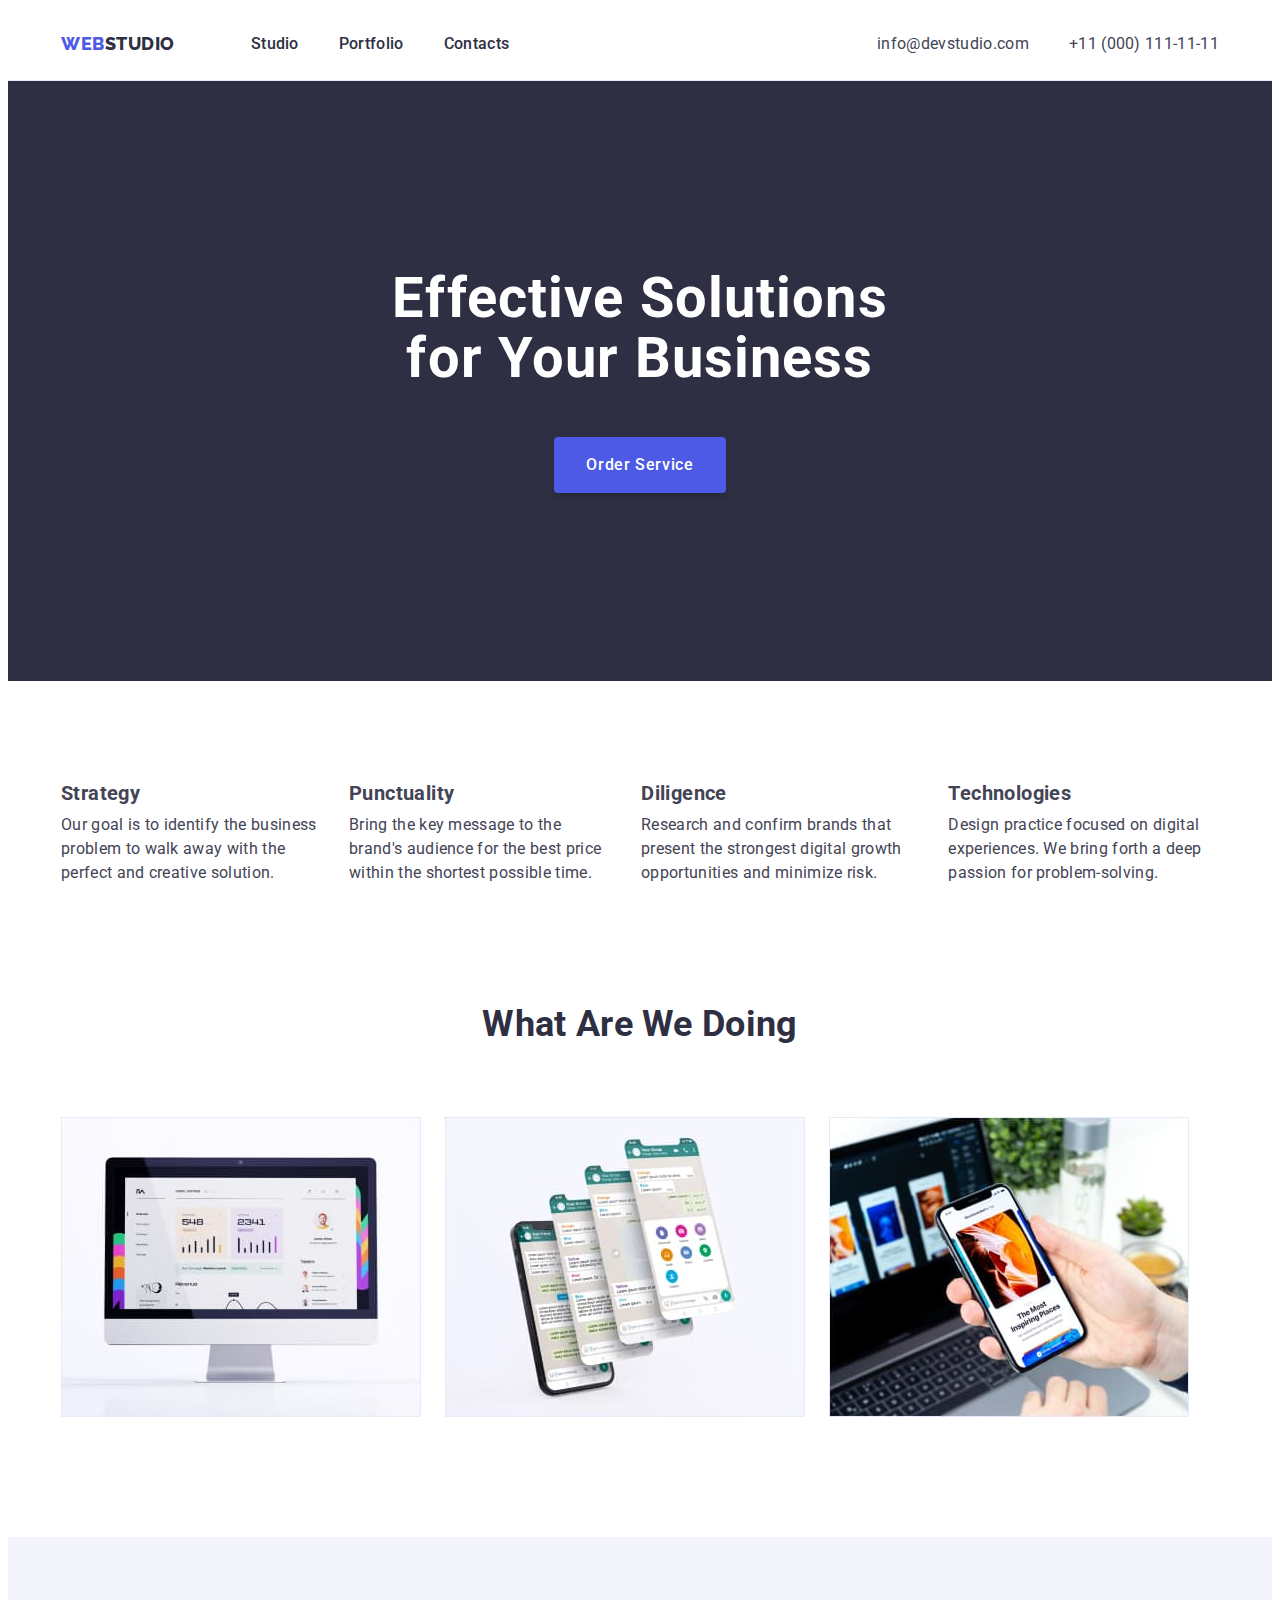
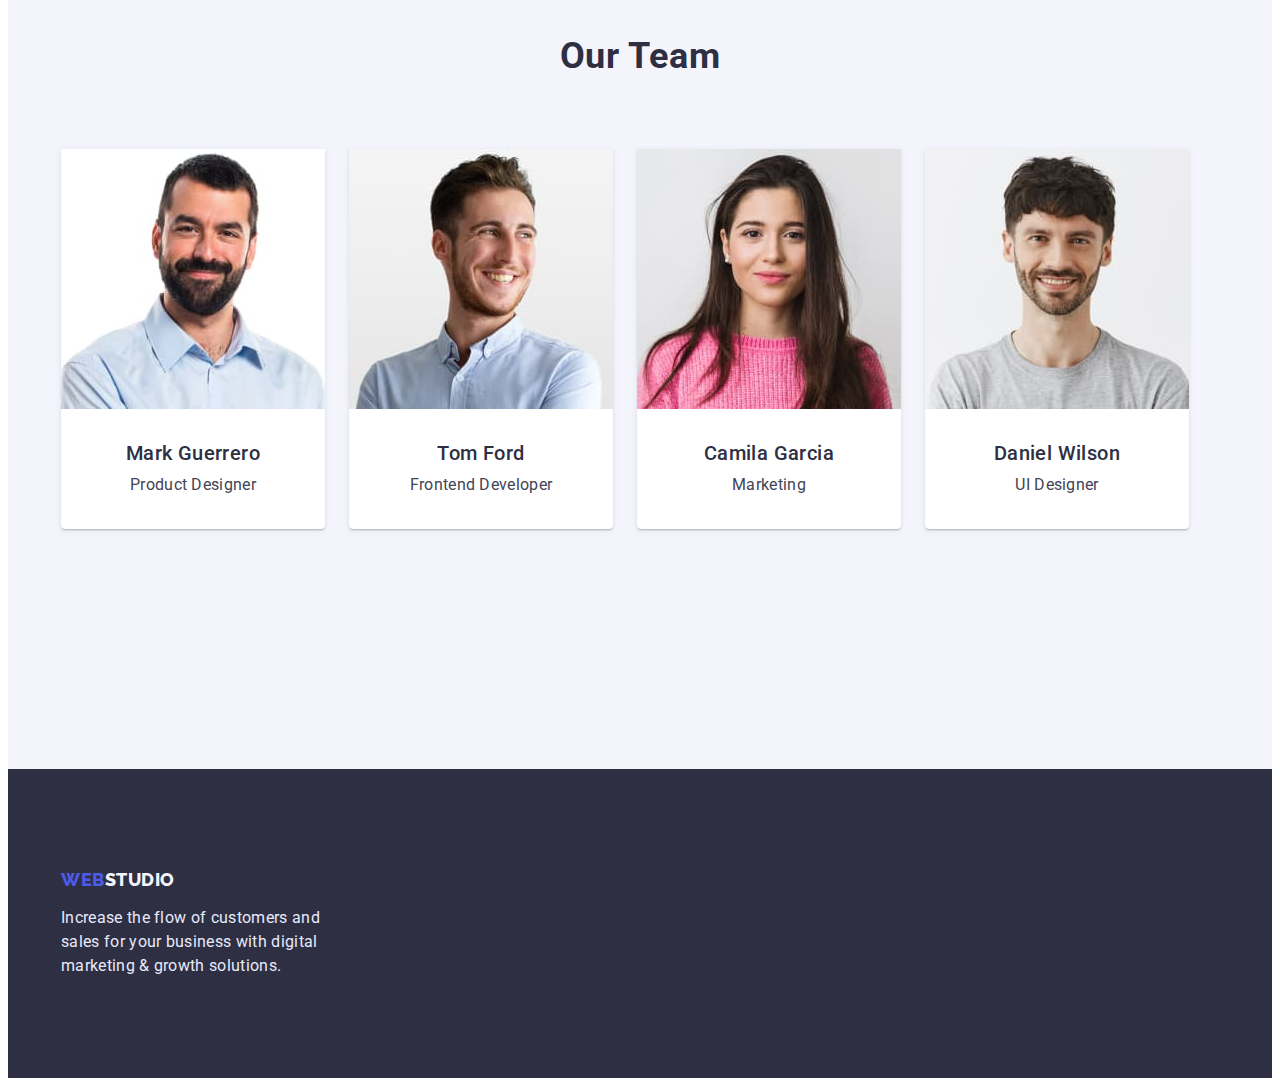
<file: index.html>
<!DOCTYPE html>
<html lang="en">
<head>
    <meta charset="UTF-8">
    <meta http-equiv="X-UA-Compatible" content="IE=edge">
    <meta name="viewport" content="width=device-width, initial-scale=1.0">
    <title>Студія</title>
<link rel="stylesheet" href="https://cdnjs.cloudflare.com/ajax/libs/modern-normalize/1.1.0/modern-normalize.min.css" integrity="sha512-wpPYUAdjBVSE4KJnH1VR1HeZfpl1ub8YT/NKx4PuQ5NmX2tKuGu6U/JRp5y+Y8XG2tV+wKQpNHVUX03MfMFn9Q==" crossorigin="anonymous" referrerpolicy="no-referrer" />
    <link rel="stylesheet" href="./css/styles.css" />
    <link rel="preconnect" href="https://fonts.googleapis.com">
<link rel="preconnect" href="https://fonts.gstatic.com" crossorigin>
<link href="https://fonts.googleapis.com/css2?family=Raleway:wght@800&family=Roboto:wght@400;500;700;900&display=swap" rel="stylesheet">
</head>
<body class="body">
    <header class="header">
        <div class="container header-container">
            <nav class="header-nav">
                <a href="./index.html" class="header-logo link"> Web<span class="std">Studio</span> </a>
                <ul class="header-list list">
                    <li class="header-item"><a href="./index.html" class="header-link link">Studio</a></li>
                    <li class="header-item"><a href="./portfolio.html" class="header-link link">Portfolio</a></li>
                    <li class="header-item"><a href="" class="header-link link">Contacts</a></li> 
                </ul>
            </nav>
            <address class="header-address">
                    <ul class="address-list list">
                        <li class="header-address-item"><a href="mailto:info@devstudio.com" class="header-contact link">info@devstudio.com</a></li>
                        <li class="header-address-item"><a href="tel:+110001111111" class="header-contact link">+11 (000) 111-11-11</a></li>
                    </ul>
            </address>
        </div>
    </header>
    <main class="main">
        <section class="solution ">
            <div class="container solution-container-div">
            <h1 class="solution-title">Effective Solutions for Your Business</h1>
            <button type="button" class="solution-btn">Order Service</button>
        </div>
        </section>
        <section class="working container section">
            <h2 hidden class="working-title" >Working</h2>
            <ul class="working-list list">
                    <li class="working-item">
                        <h3 class="working-item-title">Strategy</h3>
                        <p class="working-item-text">Our goal is to identify the business
                            problem to walk away with the perfect and creative solution. </p>
                    </li>
                    <li class="working-item">
                        <h3 class="working-item-title">Punctuality</h3>
                        <p class="working-item-text">Bring the key message to the brand's audience for the best price within the shortest possible time.</p>
                    </li>
                    <li class="working-item">
                        <h3 class="working-item-title">Diligence</h3>
                        <p class="working-item-text">Research and confirm brands that present the strongest digital growth opportunities and minimize risk.</p>
                    </li>
                    <li class="working-item">
                        <h3 class="working-item-title">Technologies</h3>
                        <p class="working-item-text">Design practice focused on digital experiences. We bring forth a deep passion for problem-solving.</p>
                    </li>
                </ul>
        </section>
        <section class="activities container section">

                <h2 class="activities-title">What are we doing</h2>
                    <ul class=" activities-list list">
                        <li class="activities-item"><img src="./images/img-work-1.jpg" alt="work example" width="360" height="300"></li>
                        <li class="activities-item"><img src="./images/img-work-2.jpg" alt="work example" width="360" height="300"></li>
                        <li class="activities-item"> <img src="./images/img-work-3.jpg" alt="work example" width="360" height="300"></li>
                    </ul>

            
        </section>
        <section class="team section">
            <div class="container">
                <h2 class="team-title">Our Team</h2>
                    <ul class="team-list list">
                        <li class="team-item">
                            <img src="./images/img-employee-1.jpg" alt="employee" width="264" height="260">
                            <div class="team-item-div">
                            <h3 class="team-item-title">Mark Guerrero</h3>
                            <p class="team-item-text">Product Designer</p>
                        </div>
                        </li>
                        <li class="team-item">
                            <img src="./images/img-employee-2.jpg" alt="employee" width="264" height="260">
                            <div class="team-item-div">
                            <h3 class="team-item-title">Tom Ford</h3>
                            <p class="team-item-text">Frontend Developer</p>
                            </div>
                        </li>
                        <li class="team-item">
                            <img src="./images/img-employee-3.jpg" alt="employee" width="264" height="260">
                            <div class="team-item-div">
                            <h3 class="team-item-title">Camila Garcia</h3>
                            <p class="team-item-text">Marketing</p>
                            </div>
                        </li>
                        <li class="team-item">
                            <img src="./images/img-employee-4.jpg" alt="employee" width="264" height="260">
                            <div class="team-item-div">
                            <h3 class="team-item-title">Daniel Wilson</h3>
                            <p class="team-item-text">UI Designer</p>
                            </div>
                        </li>
                    </ul>
            </div>
        </section>
    </main>
    <footer class="footer">
        <div class="container footer-container">
            <div class="footer-container-div">
        <a href="./index.html"  class="footer-logo link"> Web<span class="std-footer">Studio</span></a>
        <p class=" footer-text">Increase the flow of customers and sales for your business with digital marketing & growth solutions.</p>
    </div>
</div>
    </footer>
    
</body>
</html>
</file>
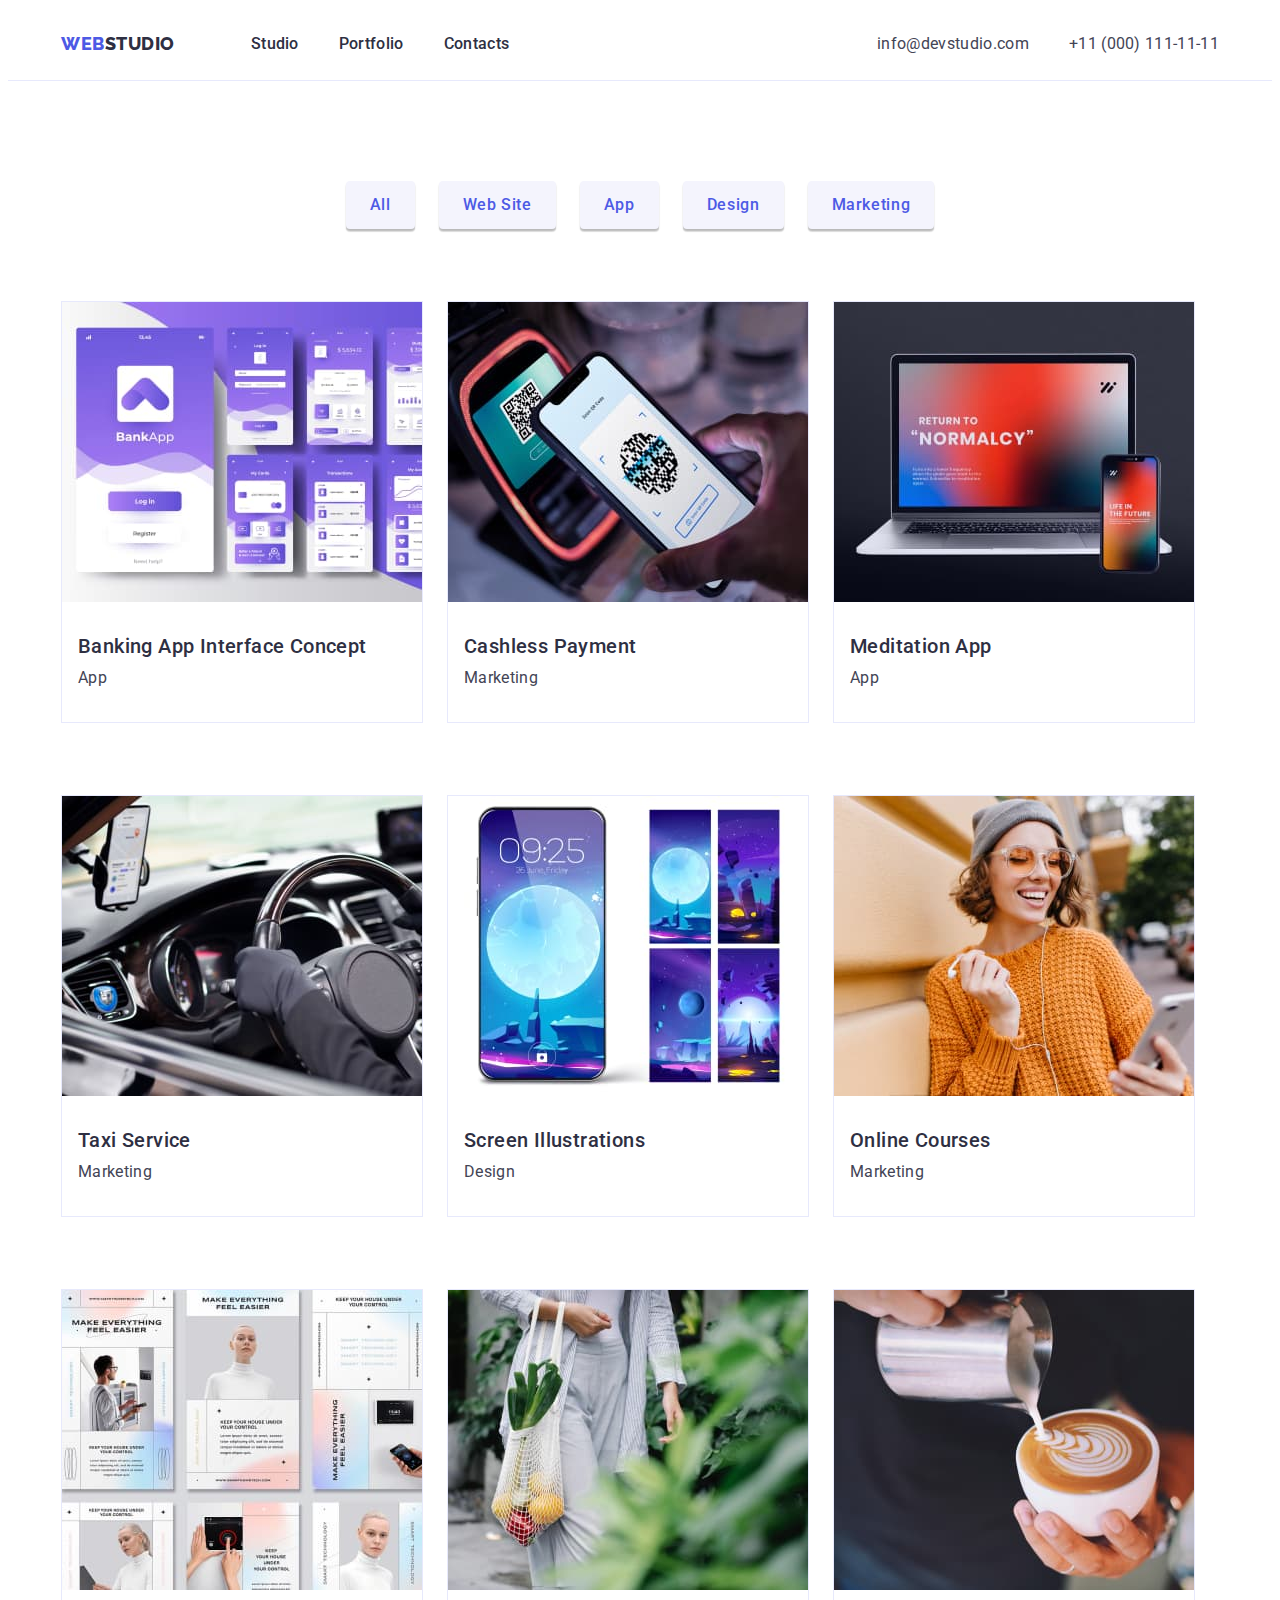
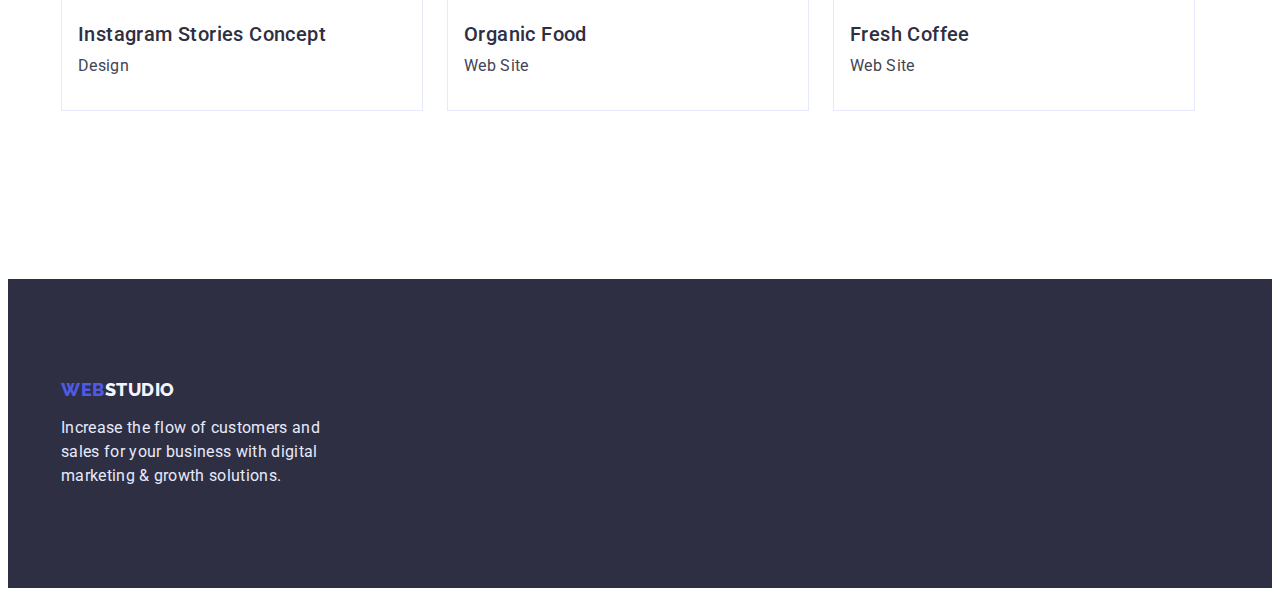
<file: portfolio.html>
<!DOCTYPE html>
<html lang="en">
<head>
    <meta charset="UTF-8">
    <meta http-equiv="X-UA-Compatible" content="IE=edge">
    <meta name="viewport" content="width=device-width, initial-scale=1.0">
    <title>Portfolio</title>
    <link rel="stylesheet" href="https://cdnjs.cloudflare.com/ajax/libs/modern-normalize/1.1.0/modern-normalize.min.css" integrity="sha512-wpPYUAdjBVSE4KJnH1VR1HeZfpl1ub8YT/NKx4PuQ5NmX2tKuGu6U/JRp5y+Y8XG2tV+wKQpNHVUX03MfMFn9Q==" crossorigin="anonymous" referrerpolicy="no-referrer" />
    <link rel="stylesheet" href="./css/styles.css" />
    <link rel="preconnect" href="https://fonts.googleapis.com">
<link rel="preconnect" href="https://fonts.gstatic.com" crossorigin>
<link href="https://fonts.googleapis.com/css2?family=Raleway:wght@800&family=Roboto:wght@400;500;700;900&display=swap" rel="stylesheet">
</head>
<body class="body">
    <header class="header">
        <div class="container header-container">
            <nav class="header-nav">
                <a href="./index.html" class="header-logo link"> Web<span class="std">Studio</span> </a>
                <ul class="header-list list">
                    <li class="header-item"><a href="./index.html" class="header-link link">Studio</a></li>
                    <li class="header-item"><a href="./portfolio.html" class="header-link link">Portfolio</a></li>
                    <li class="header-item"><a href="" class="header-link link">Contacts</a></li> 
                </ul>
            </nav>
            <address class="header-address">
                    <ul class="address-list list">
                        <li class="header-address-item"><a href="mailto:info@devstudio.com" class="header-contact link">info@devstudio.com</a></li>
                        <li class="header-address-item"><a href="tel:+110001111111" class="header-contact link">+11 (000) 111-11-11</a></li>
                    </ul>
            </address>
        </div>
    </header>
    <main class="main">
<section class="filter section">

    <div class="container">
        <h1 hidden>Filter and Portfolio</h1>
        <ul class="filter-list list">
            <li class="filter-item"><button type="button" class="filter-btn">All</button></li>
            <li class="filter-item"><button type="button" class="filter-btn">Web Site</button></li>
            <li class="filter-item"><button type="button" class="filter-btn">App</button></li>
            <li class="filter-item"><button type="button" class="filter-btn">Design</button></li>
            <li class="filter-item"><button type="button" class="filter-btn">Marketing</button></li>
        </ul>
        <ul class="portfolio-list list">
            <li class="portfolio-item">
                <a href="" class="portfolio-item-link link">
                    <img src="./images/img-row-1-1.jpg" alt="" width="360" height="300" >
                    <div class="portfolio-item-div">
                        <h2 class="portfolio-item-title">Banking App Interface Concept</h2>
                        <p class="portfolio-item-bottom-text">App</p>
                    </div>
                </a>
            </li>
            <li class="portfolio-item">
                <a href="" class="portfolio-item-link link">
                    <img src="./images/img-row-1-2.jpg" alt="" width="360" height="300">
                   <div class="portfolio-item-div">
                        <h2 class="portfolio-item-title">Cashless Payment</h2>
                        <p class="portfolio-item-bottom-text">Marketing</p>
                   </div>
            </a>
            </li >
            <li class="portfolio-item">
                <a href="" class="portfolio-item-link link">
                    <img src="./images/img-row-1-3.jpg" alt="" width="360" height="300">
                    <div class="portfolio-item-div">
                        <h2 class="portfolio-item-title">Meditation App</h2>
                        <p class="portfolio-item-bottom-text">App</p>
                    </div>
                </a>
            </li>
            <li class="portfolio-item">
                <a href="" class="portfolio-item-link link">
                    <img src="./images/img-row-2-1.jpg" alt="" width="360" height="300">
                    <div class="portfolio-item-div">
                        <h2 class="portfolio-item-title">Taxi Service</h2>
                        <p class="portfolio-item-bottom-text">Marketing</p>
                    </div>
            </a>
            </li>
            <li class="portfolio-item">
                <a href="" class="portfolio-item-link link">
                    <img src="./images/img-row-2-2.jpg" alt="" width="360" height="300">
                    <div class="portfolio-item-div">
                        <h2 class="portfolio-item-title">Screen Illustrations</h2>
                        <p class="portfolio-item-bottom-text">Design</p>
                    </div>
                </a>
            </li>
            <li class="portfolio-item">
                <a href="" class="portfolio-item-link link">
                    <img src="./images/img-row-2-3.jpg" alt="" width="360" height="300">
                    <div class="portfolio-item-div">
                        <h2 class="portfolio-item-title">Online Courses</h2>
                        <p class="portfolio-item-bottom-text">Marketing</p>
                    </div>
                </a>
            </li>
            <li class="portfolio-item">
                <a href="" class="portfolio-item-link link">
                    <img src="./images/img-row-3-1.jpg" alt="" width="360" height="300">
                    <div class="portfolio-item-div">
                        <h2 class="portfolio-item-title">Instagram Stories Concept</h2>
                        <p class="portfolio-item-bottom-text">Design</p>
                    </div>
                </a>
            </li>
            <li class="portfolio-item">
                <a href="" class="portfolio-item-link link">
                    <img src="./images/img-row-3-2.jpg" alt="" width="360" height="300">
                    <div class="portfolio-item-div">
                        <h2 class="portfolio-item-title">Organic Food</h2>
                        <p class="portfolio-item-bottom-text">Web Site</p>
                    </div>
                </a>
            </li>
            <li class="portfolio-item">
                <a href="" class="portfolio-item-link link">
                    <img src="./images/img-row-3-3.jpg" alt="" width="360" height="300">
                    <div class="portfolio-item-div">
                        <h2 class="portfolio-item-title">Fresh Coffee</h2>
                        <p class="portfolio-item-bottom-text">Web Site</p>
                    </div>
                </a>
            </li>
        </ul>
    </di >
</section>
    </main>
    <footer class="footer">
        <div class="container footer-container">
            <div class="footer-container-div">
        <a href="./index.html"  class="footer-logo link"> Web<span class="std-footer">Studio</span></a>
        <p class=" footer-text">Increase the flow of customers and sales for your business with digital marketing & growth solutions.</p>
    </div>
</div>
    </footer>
</body>
</html>
</file>
<file: css/styles.css>
:root{
--color-logo: #4d5ae5;
--button-color:#4d5ae5;
--color-logo-studio:  #2E2F42;
--menu-color: #2e2f42 ;
--hover-color: #404BBF;
--body-color:#434455;
--title-portfolio-color:#2e2f42;
--text-portfolio-color:#434455;
--adress-color: #434455;
--title-color: #2e2f42;
--solution-color:#2E2F42;

}
p,
h2,
h3,
h4,
h5,
h6{
margin: 0;
}
img{
    display: block;
}
ul{
    padding-left: 0;
    margin: 0;
}
button{
    cursor: pointer;
}
address{
font-style: normal;
}
.section{
padding-top: 100px;
    padding-bottom: 120px;
}
.body{
font-family:'Roboto', sans-serif  ;
letter-spacing: 0.02em;
color: var(--body-color);

}
.link{
text-decoration: none;
}

.list {
list-style-type: none;
}
.container{
width:1158px; 
margin: 0 auto;
padding-left:15px ;
padding-right: 15px;
}
/**______HEADER______**/
.header {
background-color:#ffffff;
border-bottom: 1px solid #E7E9FC;
}
.header-logo{
    margin-right: 76px;
}
.header-list{
    display: flex;
    gap: 40px;
}

.header-nav{
display: flex;
align-items: center;
margin-right: auto;
}
.address-list{
    display: flex;
    align-items: center;
    gap: 40px;
}
.header-container{
display:flex;
align-items: center;
padding-top: 24px;
padding-bottom: 24px;

}

.header-logo {
font-family: 'Raleway', sans-serif;
font-weight: 800 ;
font-size: 18px;
line-height: 1.17;
letter-spacing: 0.03em;
text-transform: uppercase;
color: var(--color-logo); 
margin-right: 76px;
}
.std{
color: var(--color-logo-studio); 
}

.header-item {    font-weight: 500;
letter-spacing: 0.02em;
font-size: 16px;
line-height: 1.5;
color: var(--menu-color);
}
.header-item :hover, .header-item :focus {
color: var(--hover-color);
}
.header-link {
color: var(--menu-color);
}


.header-address-list {
}
.header-address-item {
font-size: 16px;
line-height: 1.5;
color: var(--adress-color);  
}
.header-address-item :hover, .header-address-item :focus {
color: var(--hover-color);
}
.header-contact {
color: var(--adress-color)
}

/**______SOLUTION______**/
.solution {
background: var(--solution-color) ; 
   
}
.solution-container-div{
    display: flex;
    flex-direction: column;
    align-items: center;
    gap:48px;
    justify-content: center;
    padding-top: 188px;
    padding-bottom: 188px; 
}
.solution-title {
font-size: 56px;
line-height: 1.07;
text-align: center;
letter-spacing: 0.02em;
color: #FFFFFF;
width: 496px;
margin: 0;
}
.solution-btn{
display: flex;
flex-direction: row;
align-items: flex-start;
padding: 16px 32px;
gap: 10px;
box-shadow: 0px 4px 4px rgba(0, 0, 0, 0.15);
border-radius: 4px;

}
.solution-btn {
font-family: inherit;
font-weight: 500;
font-size: 16px;
line-height: 1.5;
letter-spacing: 0.04em;
color: #FFFFFF;
background: #4D5AE5;
cursor: pointer;
border: 0;
}
.solution-btn:hover,.solution-btn :focus{
font-size: 16px;
line-height: 1.5;
letter-spacing: 0.04em;
background: #404BBF;   
}

/**______WORKING______**/

.Working {
}

.working-title {

}
.working-list {
    display: flex;
    gap: 24px;
    align-items: center;


}
.working-item {

}
.working-item-title {
letter-spacing: 0.02em;
font-size: 20px;
line-height: 1.2;
margin-bottom: 8px;
}
.working-item-text {
font-size: 16px;
line-height: 1.5;
color: #434455;
 min-width: 264px;
}
/**______activities______**/

.activities {
    padding-top: 0;
}
.activities-title {
text-align: center;
text-transform: capitalize; 
font-size: 36px;
line-height: 1.11;
color: var(--title-color);
}
.activities-list {
    display: flex;
    align-items: center;
    margin-top: 72px;
    gap:24px;
}
.activities-item {
}


/**______team______**/

.team {
background: #F4F4FD;
}
.team-title {
font-size: 36px;
line-height: 1.11;
text-align: center ;
letter-spacing: 0.02em;
text-transform: capitalize;
color: var(--title-color);
}
.team-item-div{
 padding-top: 32px;
padding-bottom: 32px; 
text-align: center;  
}
.team-list {
    display: flex;
    align-items: center;
    margin-top: 72px;
    padding-bottom: 120px;
gap:24px;
}
.team-item {
    background: #FFFFFF;
    box-shadow: 0px 1px 6px rgba(46, 47, 66, 0.08), 0px 1px 1px rgba(46, 47, 66, 0.16), 0px 2px 1px rgba(46, 47, 66, 0.08);
border-radius: 0px 0px 4px 4px;
}
.team-item-title {
font-size: 20px;
line-height: 1.2;
font-weight: 500;
letter-spacing: 0.02em ;
color: var(--title-color);
margin-bottom: 8px;

}
.team-item-text {
font-size: 16px;
line-height: 1.5;
color: #434455;
}
.container-team-list{
    display: flex;
}

/**______footer______**/

.footer {
background: #2E2F42;
padding-top: 100px;
    padding-bottom: 100px;
}
.footer-container{
}
.footer-container-div{ 
    display: flex; 
    flex-direction: column;  
    
    width: 264px;  
}
.footer-logo {
font-family: "Raleway", sans-serif;
font-weight: 800;
font-size: 18px;
line-height:1.17;
letter-spacing: 0.03em;
color: var(--color-logo);
text-transform: uppercase;
}
.std-footer{
color: #F4F4FD;
}

.footer-text {
font-size: 16px;
line-height: 1.5; 
color: #E7E9FC;
margin-top: 16px;
}
/**______filter______**/

.filter {
}
.filter-list {
    display: flex;
    align-items: center;
    gap: 24px;
    justify-content: center;
    margin-bottom: 72px;
}
.filter-item {
}
.filter-btn{
display: flex;
padding: 12px 24px;
box-shadow: 0px 3px 1px rgba(0, 0, 0, 0.1), 0px 2px 1px rgba(0, 0, 0, 0.08), 0px 2px 2px rgba(0, 0, 0, 0.12);
border-radius: 4px;
border: 0;
}
.filter-btn {
font-family: "Roboto", sans-serif;
font-weight: 500;
font-size: 16px;
line-height: 1.5;
letter-spacing: 0.04em;
color: var(--button-color);
background: #F4F4FD;
cursor: pointer;
}
.filter-btn :hover, .filter-btn:focus{
color: #FFFFFF;
background: #404BBF;
}

/**______portfolio______**/

.portfolio {
}
.portfolio-item-div{
    padding-top: 32px;
padding-bottom: 32px;
width: 360px;
padding-left: 16px;

}
.portfolio-list {
    display: flex;
    align-items: center;
    gap: 24px;
    flex-wrap: wrap;
}
.portfolio-item {
    background: #FFFFFF;
border: 1px solid #E7E9FC;
margin-bottom: 48px;
width: 360px;
}
.portfolio-item-title {
font-weight: 500;
font-size: 20px;
line-height: 1.2;
letter-spacing: 0.02em;
color: var(--title-portfolio-color);
margin-bottom:8px;

}
.portfolio-item-bottom-text {
font-size: 16px;
line-height: 1.5;
color: var(--text-portfolio-color);
letter-spacing: 0.02em;
}
</file>
